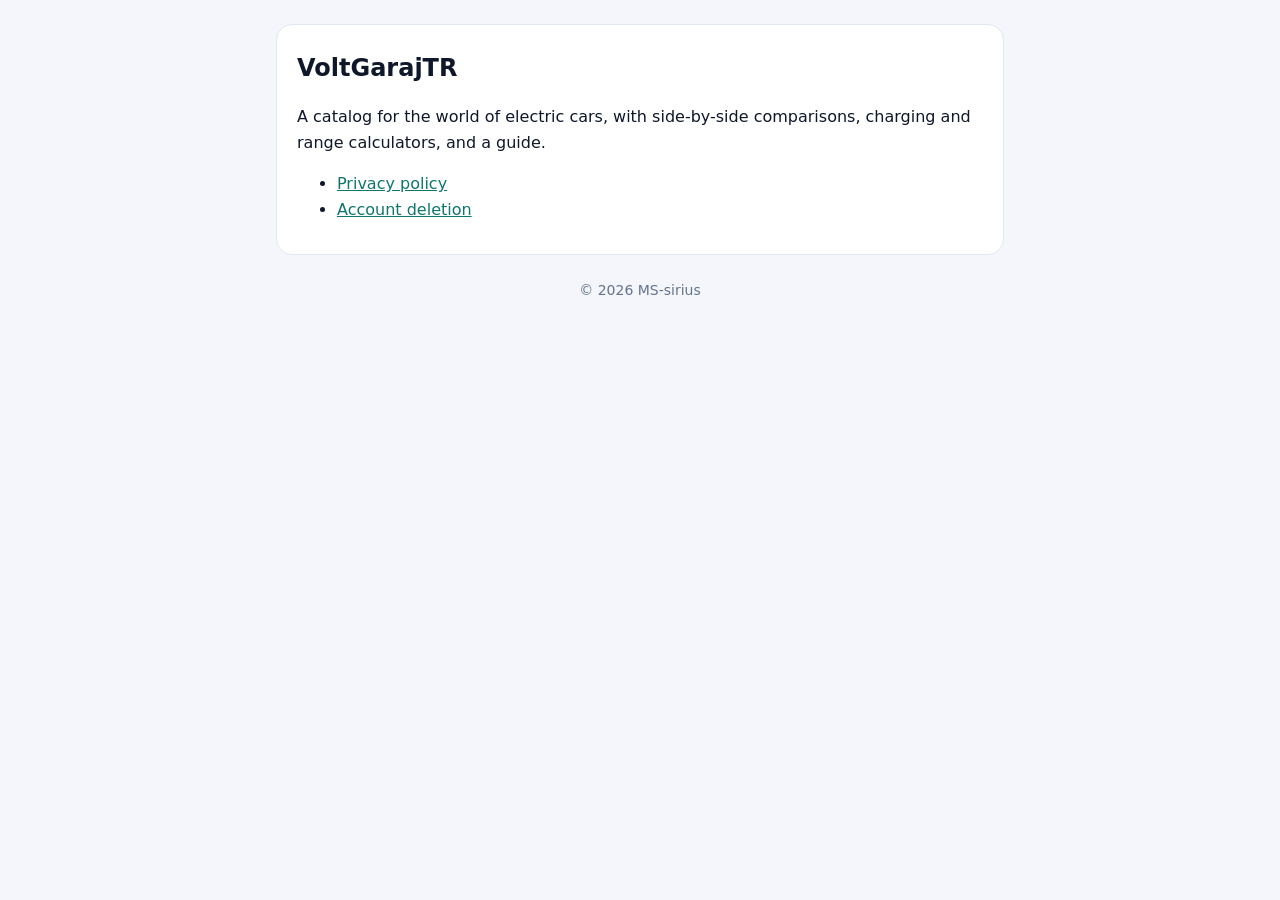
<file: index.html>
<!doctype html>
<html lang="en">
<head>
<meta charset="utf-8">
<meta name="viewport" content="width=device-width, initial-scale=1">
<title>VoltGarajTR</title>
<link rel="stylesheet" href="stil.css">
</head>
<body>
<main>
<section>
<h1>VoltGarajTR</h1>
<p>A catalog for the world of electric cars, with side-by-side comparisons, charging and range calculators, and a guide.</p>
<ul>
<li><a href="gizlilik.html#en">Privacy policy</a></li>
<li><a href="hesap-silme.html#en">Account deletion</a></li>
</ul>
</section>
<footer>© 2026 MS-sirius</footer>
</main>
</body>
</html>
</file>
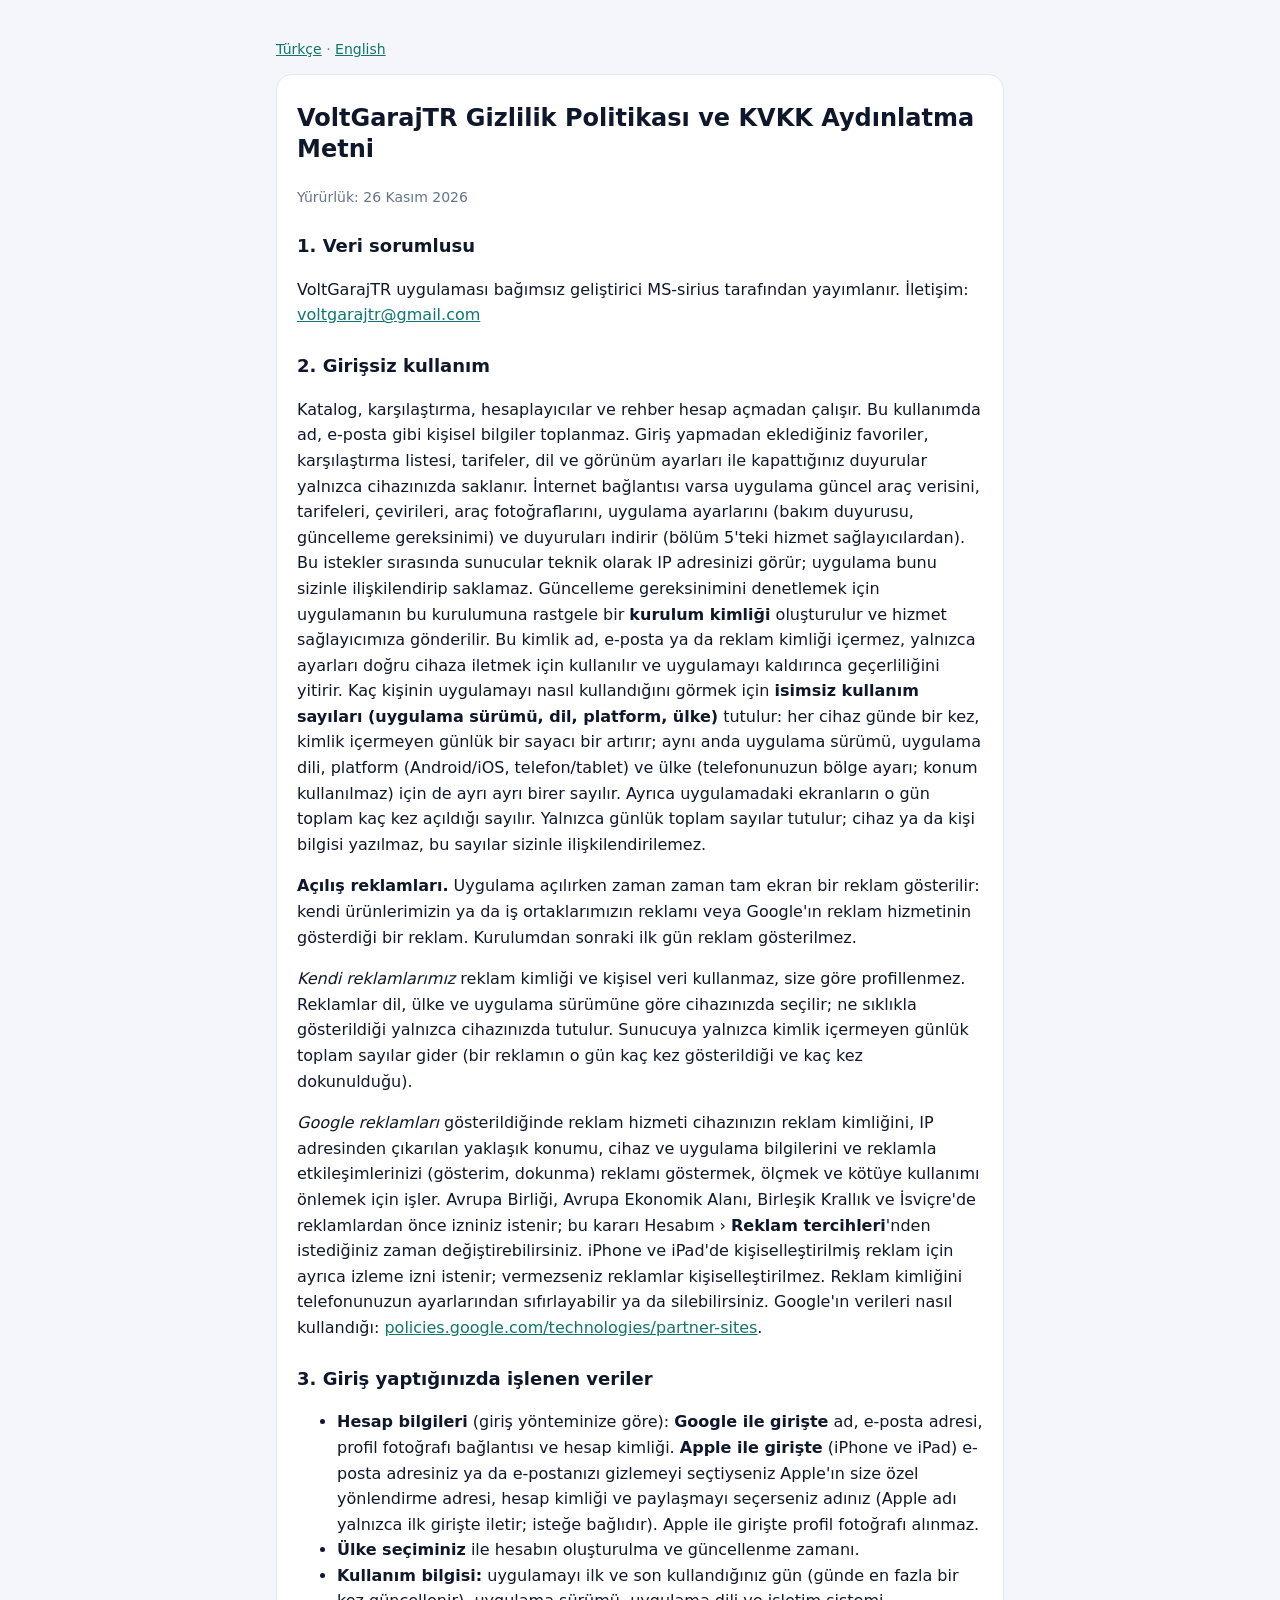
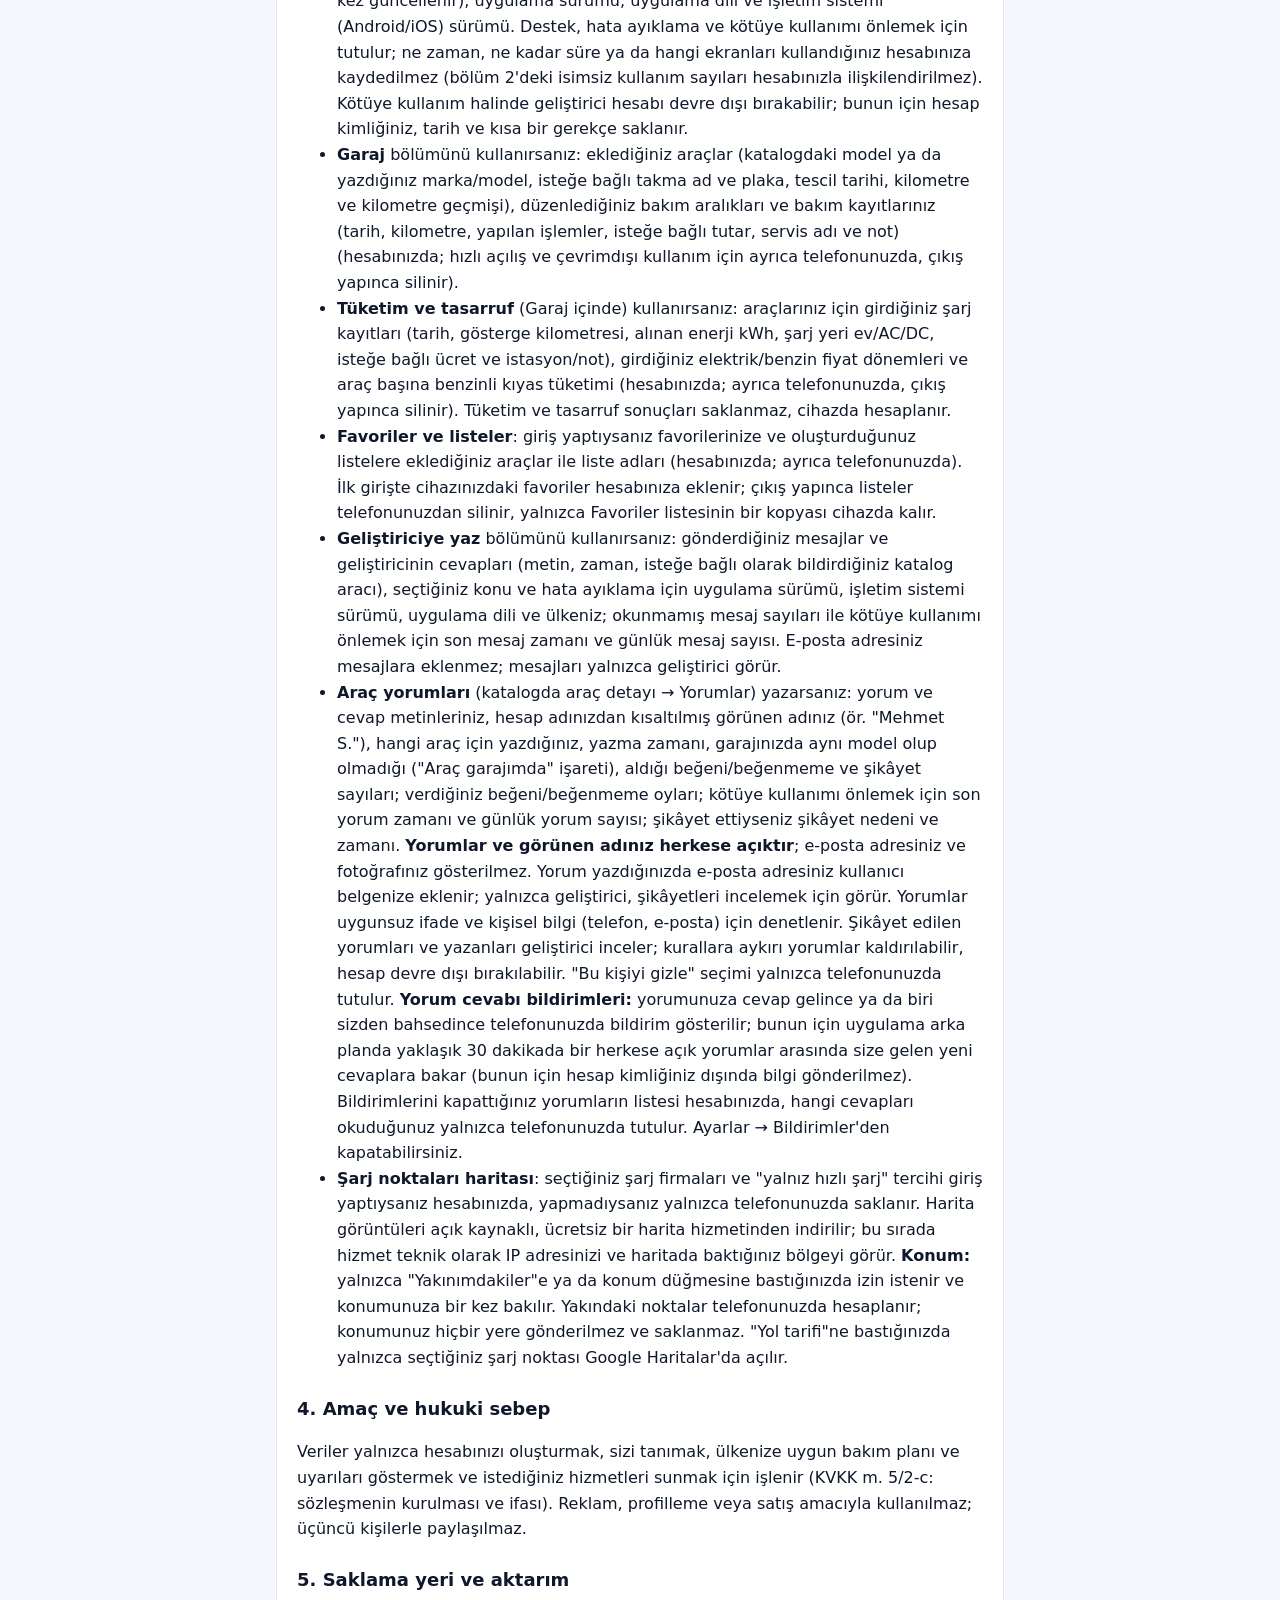
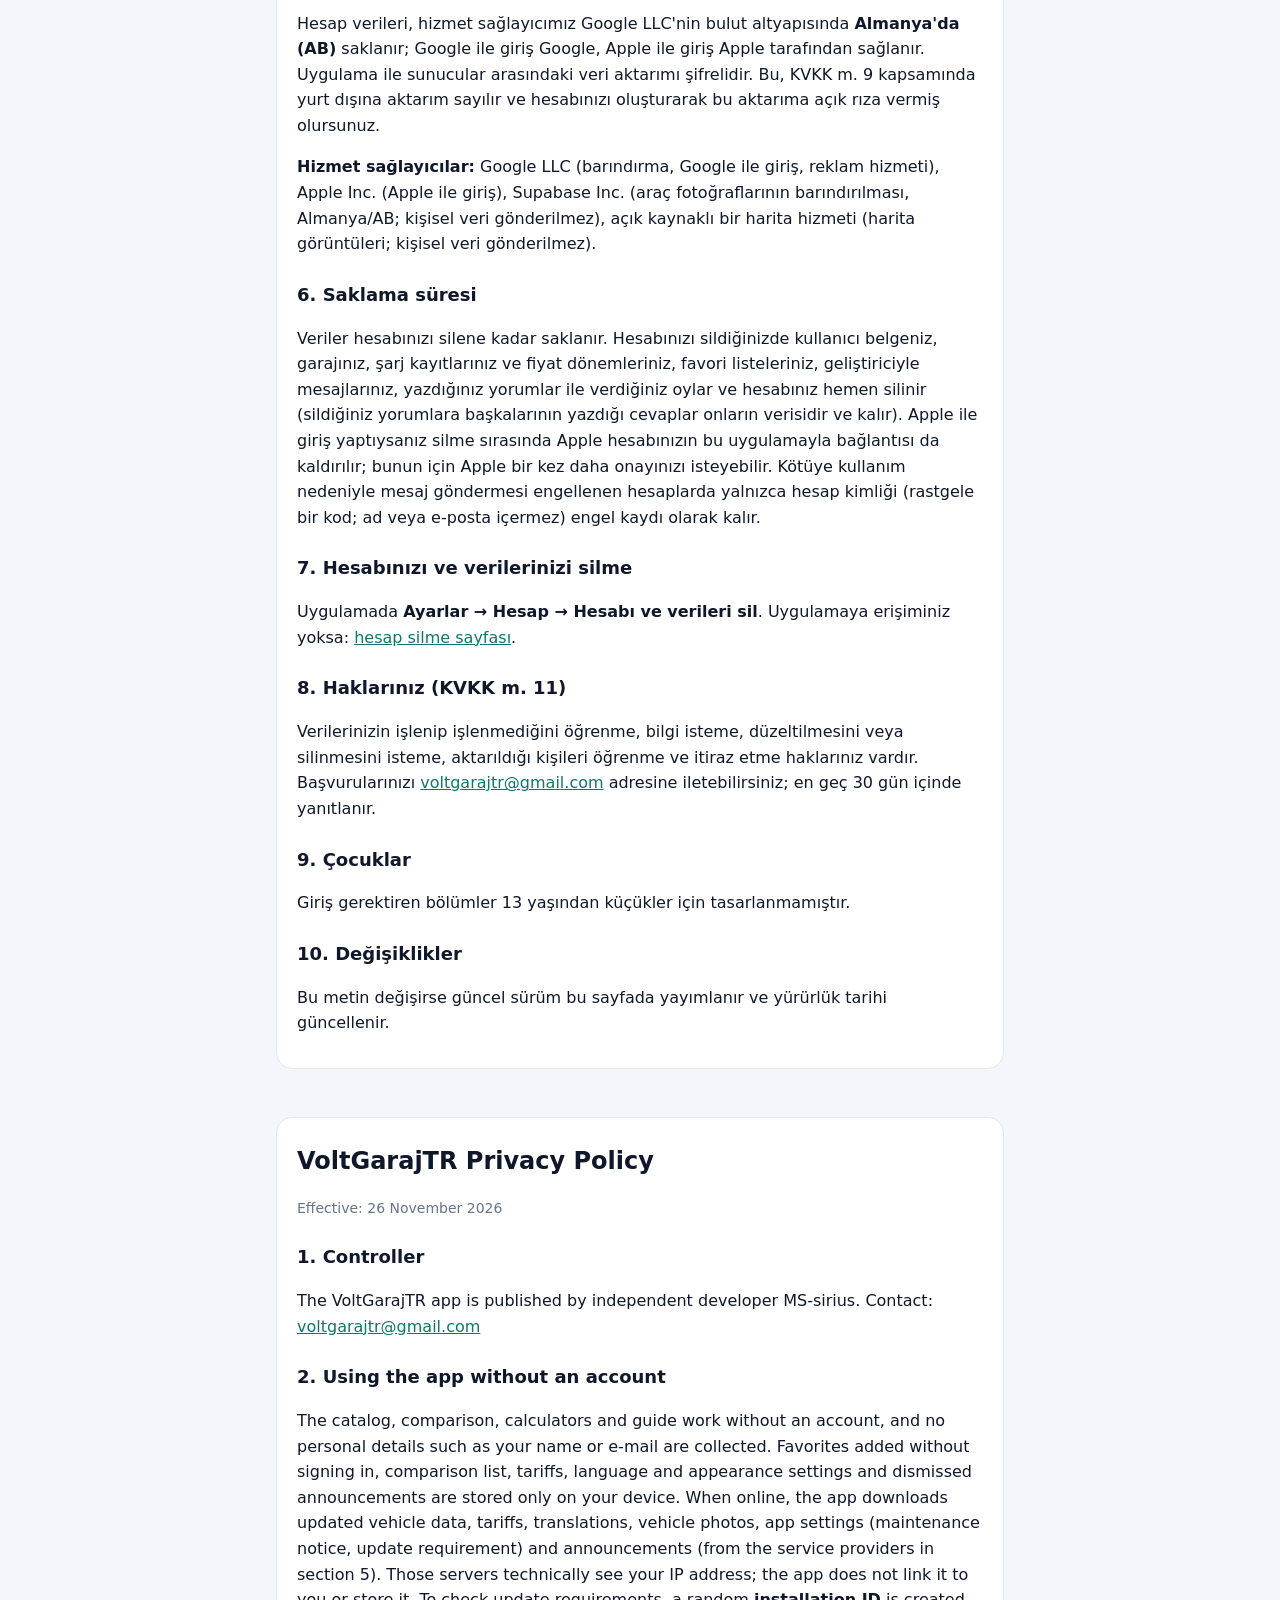
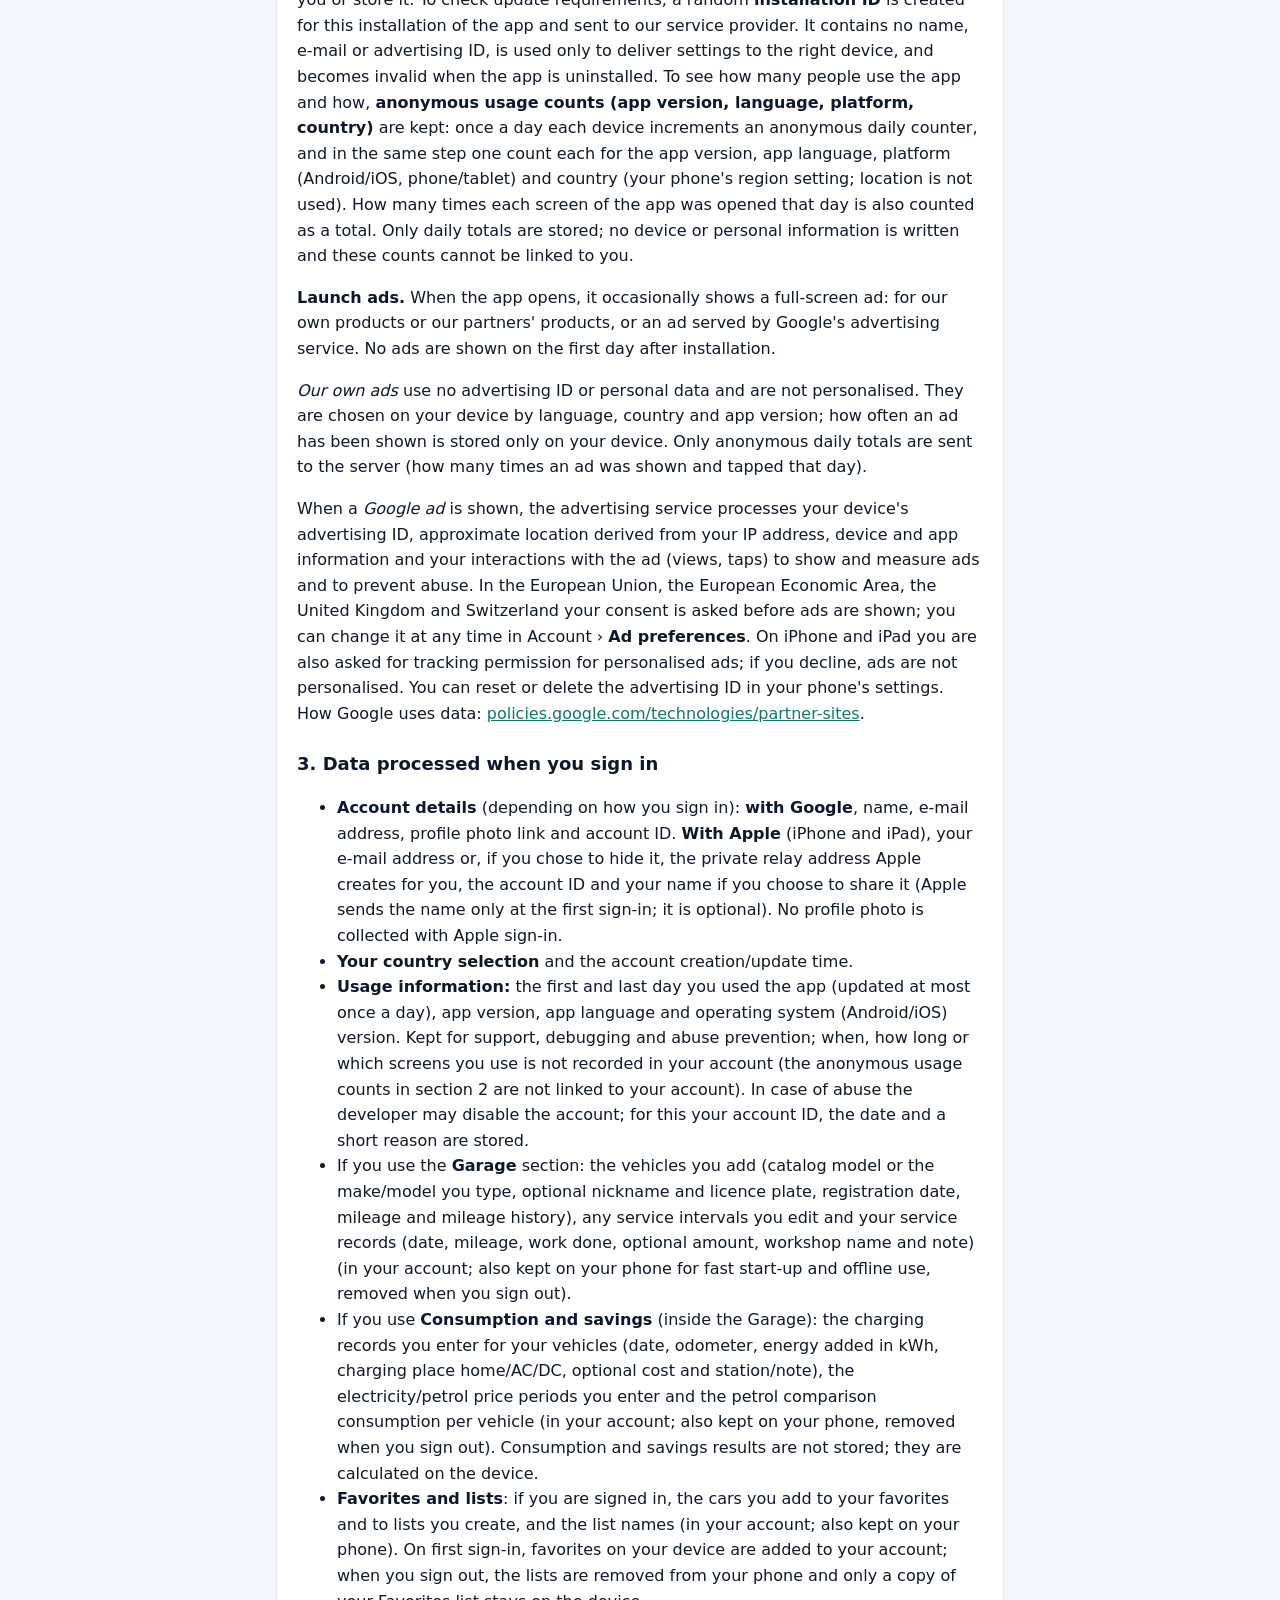
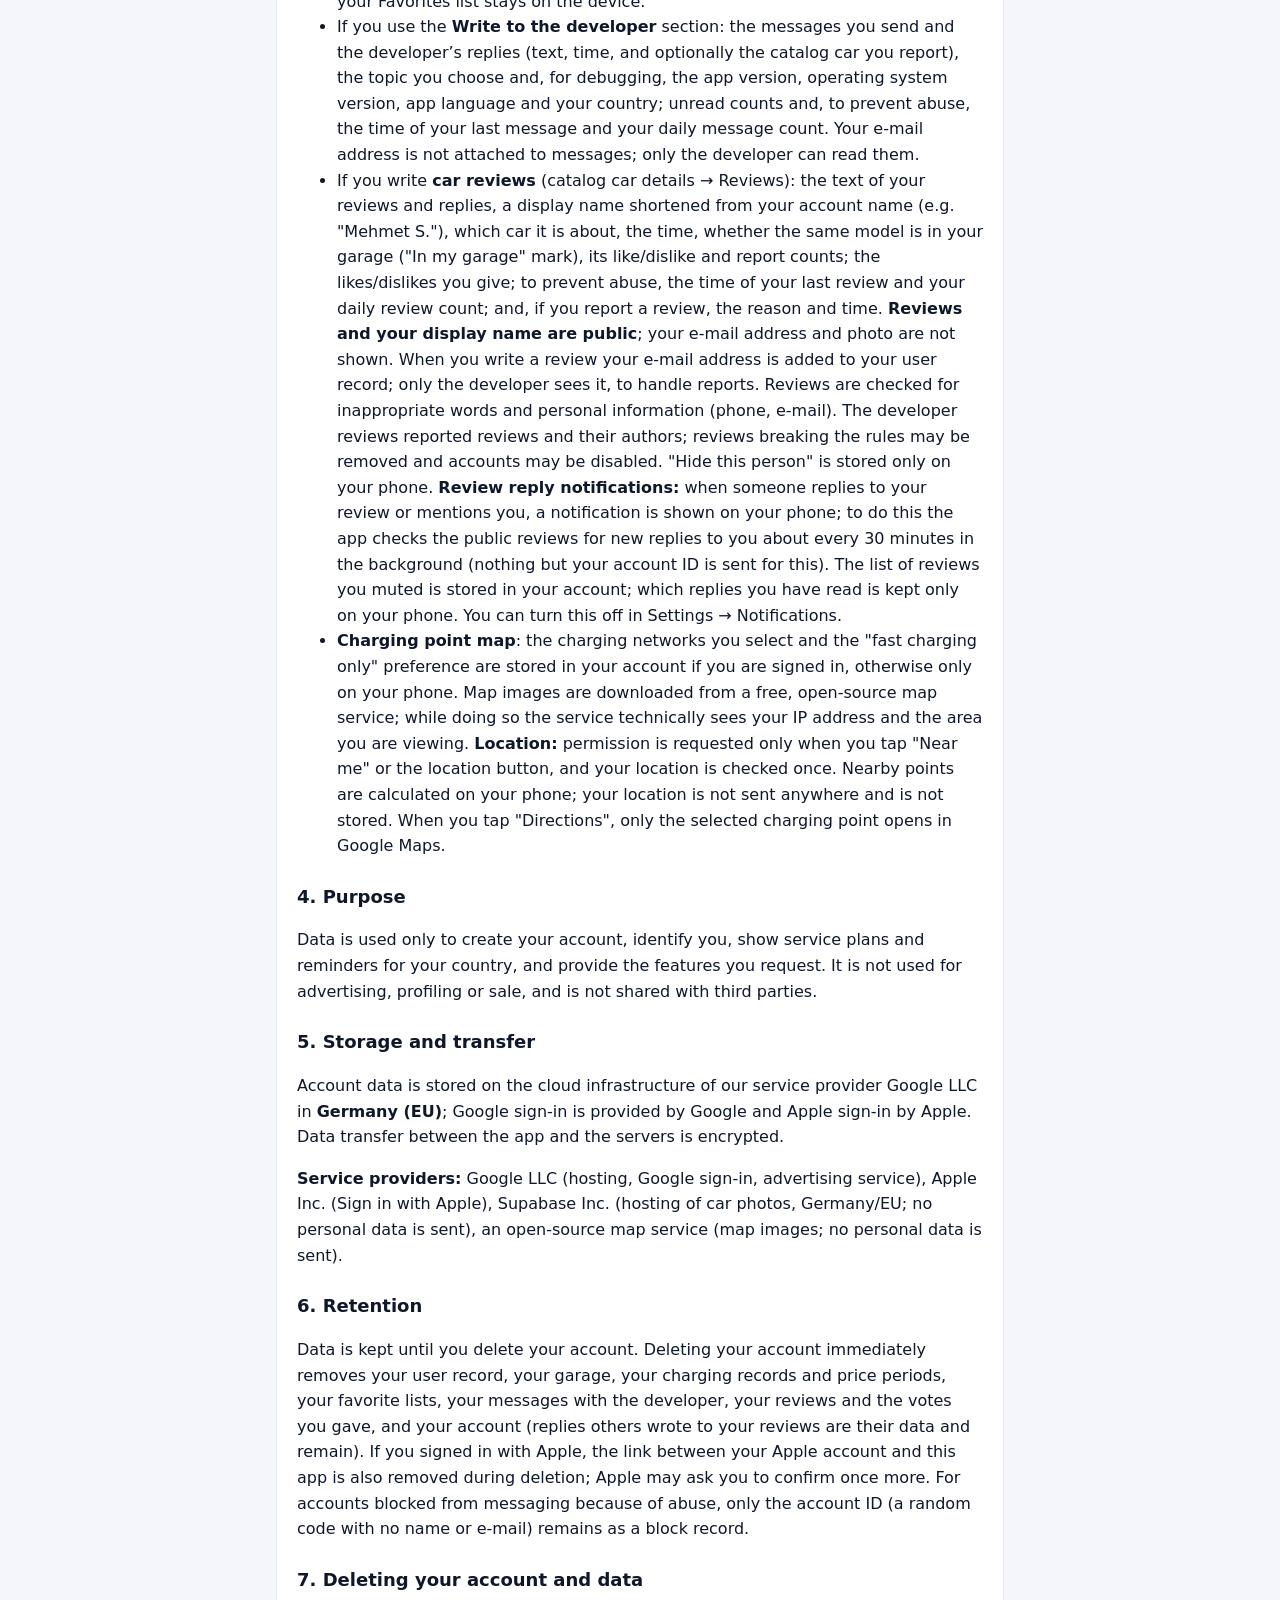
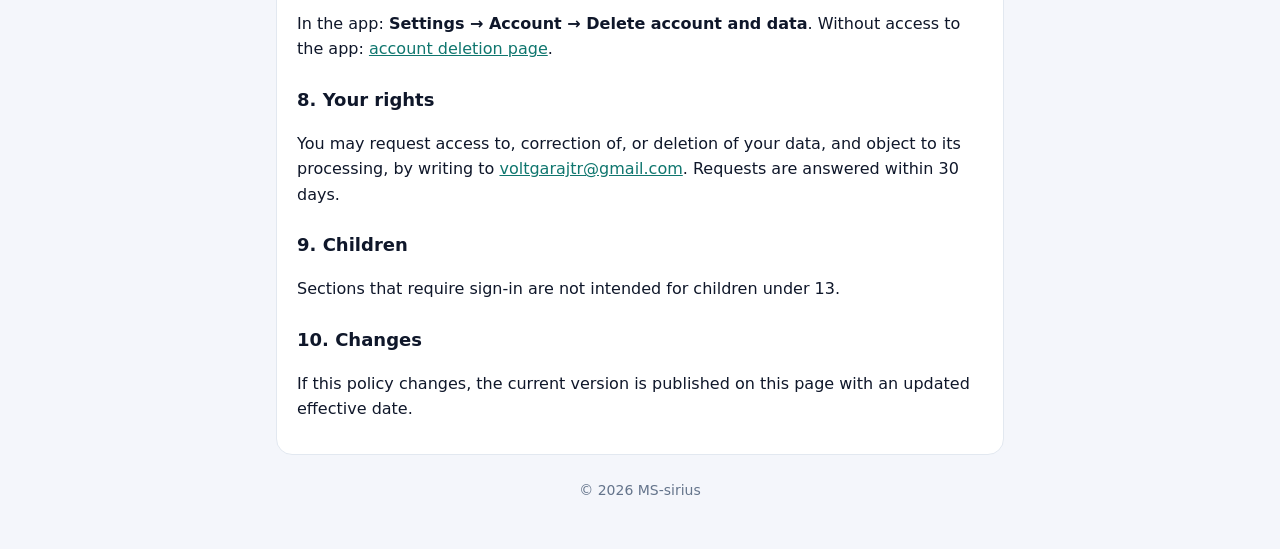
<file: gizlilik.html>
<!doctype html>
<html lang="tr">
<head>
<meta charset="utf-8">
<meta name="viewport" content="width=device-width, initial-scale=1">
<title>VoltGarajTR · Gizlilik politikası</title>
<link rel="stylesheet" href="stil.css">
</head>
<body>
<main>
<p class="dil"><a href="#tr">Türkçe</a> · <a href="#en">English</a></p>

<section id="tr">
<h1>VoltGarajTR Gizlilik Politikası ve KVKK Aydınlatma Metni</h1>
<p class="tarih">Yürürlük: 26 Kasım 2026</p>

<h2>1. Veri sorumlusu</h2>
<p>VoltGarajTR uygulaması bağımsız geliştirici MS-sirius tarafından yayımlanır. İletişim: <a href="mailto:voltgarajtr@gmail.com">voltgarajtr@gmail.com</a></p>

<h2>2. Girişsiz kullanım</h2>
<p>Katalog, karşılaştırma, hesaplayıcılar ve rehber hesap açmadan çalışır. Bu kullanımda ad, e-posta gibi kişisel bilgiler toplanmaz. Giriş yapmadan eklediğiniz favoriler, karşılaştırma listesi, tarifeler, dil ve görünüm ayarları ile kapattığınız duyurular yalnızca cihazınızda saklanır.
İnternet bağlantısı varsa uygulama güncel araç verisini, tarifeleri, çevirileri, araç fotoğraflarını, uygulama ayarlarını (bakım duyurusu, güncelleme gereksinimi) ve duyuruları indirir (bölüm 5'teki hizmet sağlayıcılardan). Bu istekler sırasında sunucular teknik olarak IP adresinizi görür; uygulama bunu sizinle ilişkilendirip saklamaz.
Güncelleme gereksinimini denetlemek için uygulamanın bu kurulumuna rastgele bir <b>kurulum kimliği</b> oluşturulur ve hizmet sağlayıcımıza gönderilir. Bu kimlik ad, e-posta ya da reklam kimliği içermez, yalnızca ayarları doğru cihaza iletmek için kullanılır ve uygulamayı kaldırınca geçerliliğini yitirir.
Kaç kişinin uygulamayı nasıl kullandığını görmek için <b>isimsiz kullanım sayıları (uygulama sürümü, dil, platform, ülke)</b> tutulur: her cihaz günde bir kez, kimlik içermeyen günlük bir sayacı bir artırır; aynı anda uygulama sürümü, uygulama dili, platform (Android/iOS, telefon/tablet) ve ülke (telefonunuzun bölge ayarı; konum kullanılmaz) için de ayrı ayrı birer sayılır. Ayrıca uygulamadaki ekranların o gün toplam kaç kez açıldığı sayılır. Yalnızca günlük toplam sayılar tutulur; cihaz ya da kişi bilgisi yazılmaz, bu sayılar sizinle ilişkilendirilemez.</p>
<p><b>Açılış reklamları.</b> Uygulama açılırken zaman zaman tam ekran bir reklam gösterilir: kendi ürünlerimizin ya da iş ortaklarımızın reklamı veya Google'ın reklam hizmetinin gösterdiği bir reklam. Kurulumdan sonraki ilk gün reklam gösterilmez.</p>
<p><i>Kendi reklamlarımız</i> reklam kimliği ve kişisel veri kullanmaz, size göre profillenmez. Reklamlar dil, ülke ve uygulama sürümüne göre cihazınızda seçilir; ne sıklıkla gösterildiği yalnızca cihazınızda tutulur. Sunucuya yalnızca kimlik içermeyen günlük toplam sayılar gider (bir reklamın o gün kaç kez gösterildiği ve kaç kez dokunulduğu).</p>
<p><i>Google reklamları</i> gösterildiğinde reklam hizmeti cihazınızın reklam kimliğini, IP adresinden çıkarılan yaklaşık konumu, cihaz ve uygulama bilgilerini ve reklamla etkileşimlerinizi (gösterim, dokunma) reklamı göstermek, ölçmek ve kötüye kullanımı önlemek için işler. Avrupa Birliği, Avrupa Ekonomik Alanı, Birleşik Krallık ve İsviçre'de reklamlardan önce izniniz istenir; bu kararı Hesabım › <b>Reklam tercihleri</b>'nden istediğiniz zaman değiştirebilirsiniz. iPhone ve iPad'de kişiselleştirilmiş reklam için ayrıca izleme izni istenir; vermezseniz reklamlar kişiselleştirilmez. Reklam kimliğini telefonunuzun ayarlarından sıfırlayabilir ya da silebilirsiniz. Google'ın verileri nasıl kullandığı: <a href="https://policies.google.com/technologies/partner-sites?hl=tr">policies.google.com/technologies/partner-sites</a>.</p>

<h2>3. Giriş yaptığınızda işlenen veriler</h2>
<ul>
<li><b>Hesap bilgileri</b> (giriş yönteminize göre): <b>Google ile girişte</b> ad, e-posta adresi, profil fotoğrafı bağlantısı ve hesap kimliği. <b>Apple ile girişte</b> (iPhone ve iPad) e-posta adresiniz ya da e-postanızı gizlemeyi seçtiyseniz Apple'ın size özel yönlendirme adresi, hesap kimliği ve paylaşmayı seçerseniz adınız (Apple adı yalnızca ilk girişte iletir; isteğe bağlıdır). Apple ile girişte profil fotoğrafı alınmaz.</li>
<li><b>Ülke seçiminiz</b> ile hesabın oluşturulma ve güncellenme zamanı.</li>
<li><b>Kullanım bilgisi:</b> uygulamayı ilk ve son kullandığınız gün (günde en fazla bir kez güncellenir), uygulama sürümü, uygulama dili ve işletim sistemi (Android/iOS) sürümü. Destek, hata ayıklama ve kötüye kullanımı önlemek için tutulur; ne zaman, ne kadar süre ya da hangi ekranları kullandığınız hesabınıza kaydedilmez (bölüm 2'deki isimsiz kullanım sayıları hesabınızla ilişkilendirilmez). Kötüye kullanım halinde geliştirici hesabı devre dışı bırakabilir; bunun için hesap kimliğiniz, tarih ve kısa bir gerekçe saklanır.</li>
<li><b>Garaj</b> bölümünü kullanırsanız: eklediğiniz araçlar (katalogdaki model ya da yazdığınız marka/model, isteğe bağlı takma ad ve plaka, tescil tarihi, kilometre ve kilometre geçmişi), düzenlediğiniz bakım aralıkları ve bakım kayıtlarınız (tarih, kilometre, yapılan işlemler, isteğe bağlı tutar, servis adı ve not) (hesabınızda; hızlı açılış ve çevrimdışı kullanım için ayrıca telefonunuzda, çıkış yapınca silinir).</li>
<li><b>Tüketim ve tasarruf</b> (Garaj içinde) kullanırsanız: araçlarınız için girdiğiniz şarj kayıtları (tarih, gösterge kilometresi, alınan enerji kWh, şarj yeri ev/AC/DC, isteğe bağlı ücret ve istasyon/not), girdiğiniz elektrik/benzin fiyat dönemleri ve araç başına benzinli kıyas tüketimi (hesabınızda; ayrıca telefonunuzda, çıkış yapınca silinir). Tüketim ve tasarruf sonuçları saklanmaz, cihazda hesaplanır.</li>
<li><b>Favoriler ve listeler</b>: giriş yaptıysanız favorilerinize ve oluşturduğunuz listelere eklediğiniz araçlar ile liste adları (hesabınızda; ayrıca telefonunuzda). İlk girişte cihazınızdaki favoriler hesabınıza eklenir; çıkış yapınca listeler telefonunuzdan silinir, yalnızca Favoriler listesinin bir kopyası cihazda kalır.</li>
<li><b>Geliştiriciye yaz</b> bölümünü kullanırsanız: gönderdiğiniz mesajlar ve geliştiricinin cevapları (metin, zaman, isteğe bağlı olarak bildirdiğiniz katalog aracı), seçtiğiniz konu ve hata ayıklama için uygulama sürümü, işletim sistemi sürümü, uygulama dili ve ülkeniz; okunmamış mesaj sayıları ile kötüye kullanımı önlemek için son mesaj zamanı ve günlük mesaj sayısı. E-posta adresiniz mesajlara eklenmez; mesajları yalnızca geliştirici görür.</li>
<li><b>Araç yorumları</b> (katalogda araç detayı → Yorumlar) yazarsanız: yorum ve cevap metinleriniz, hesap adınızdan kısaltılmış görünen adınız (ör. "Mehmet S."), hangi araç için yazdığınız, yazma zamanı, garajınızda aynı model olup olmadığı ("Araç garajımda" işareti), aldığı beğeni/beğenmeme ve şikâyet sayıları; verdiğiniz beğeni/beğenmeme oyları; kötüye kullanımı önlemek için son yorum zamanı ve günlük yorum sayısı; şikâyet ettiyseniz şikâyet nedeni ve zamanı. <b>Yorumlar ve görünen adınız herkese açıktır</b>; e-posta adresiniz ve fotoğrafınız gösterilmez. Yorum yazdığınızda e-posta adresiniz kullanıcı belgenize eklenir; yalnızca geliştirici, şikâyetleri incelemek için görür. Yorumlar uygunsuz ifade ve kişisel bilgi (telefon, e-posta) için denetlenir. Şikâyet edilen yorumları ve yazanları geliştirici inceler; kurallara aykırı yorumlar kaldırılabilir, hesap devre dışı bırakılabilir. "Bu kişiyi gizle" seçimi yalnızca telefonunuzda tutulur. <b>Yorum cevabı bildirimleri:</b> yorumunuza cevap gelince ya da biri sizden bahsedince telefonunuzda bildirim gösterilir; bunun için uygulama arka planda yaklaşık 30 dakikada bir herkese açık yorumlar arasında size gelen yeni cevaplara bakar (bunun için hesap kimliğiniz dışında bilgi gönderilmez). Bildirimlerini kapattığınız yorumların listesi hesabınızda, hangi cevapları okuduğunuz yalnızca telefonunuzda tutulur. Ayarlar → Bildirimler'den kapatabilirsiniz.</li>
<li><b>Şarj noktaları haritası</b>: seçtiğiniz şarj firmaları ve "yalnız hızlı şarj" tercihi giriş yaptıysanız hesabınızda, yapmadıysanız yalnızca telefonunuzda saklanır. Harita görüntüleri açık kaynaklı, ücretsiz bir harita hizmetinden indirilir; bu sırada hizmet teknik olarak IP adresinizi ve haritada baktığınız bölgeyi görür. <b>Konum:</b> yalnızca "Yakınımdakiler"e ya da konum düğmesine bastığınızda izin istenir ve konumunuza bir kez bakılır. Yakındaki noktalar telefonunuzda hesaplanır; konumunuz hiçbir yere gönderilmez ve saklanmaz. "Yol tarifi"ne bastığınızda yalnızca seçtiğiniz şarj noktası Google Haritalar'da açılır.</li>
</ul>

<h2>4. Amaç ve hukuki sebep</h2>
<p>Veriler yalnızca hesabınızı oluşturmak, sizi tanımak, ülkenize uygun bakım planı ve uyarıları göstermek ve istediğiniz hizmetleri sunmak için işlenir (KVKK m. 5/2-c: sözleşmenin kurulması ve ifası). Reklam, profilleme veya satış amacıyla kullanılmaz; üçüncü kişilerle paylaşılmaz.</p>

<h2>5. Saklama yeri ve aktarım</h2>
<p>Hesap verileri, hizmet sağlayıcımız Google LLC'nin bulut altyapısında <b>Almanya'da (AB)</b> saklanır; Google ile giriş Google, Apple ile giriş Apple tarafından sağlanır. Uygulama ile sunucular arasındaki veri aktarımı şifrelidir. Bu, KVKK m. 9 kapsamında yurt dışına aktarım sayılır ve hesabınızı oluşturarak bu aktarıma açık rıza vermiş olursunuz.</p>
<p><b>Hizmet sağlayıcılar:</b> Google LLC (barındırma, Google ile giriş, reklam hizmeti), Apple Inc. (Apple ile giriş), Supabase Inc. (araç fotoğraflarının barındırılması, Almanya/AB; kişisel veri gönderilmez), açık kaynaklı bir harita hizmeti (harita görüntüleri; kişisel veri gönderilmez).</p>

<h2>6. Saklama süresi</h2>
<p>Veriler hesabınızı silene kadar saklanır. Hesabınızı sildiğinizde kullanıcı belgeniz, garajınız, şarj kayıtlarınız ve fiyat dönemleriniz, favori listeleriniz, geliştiriciyle mesajlarınız, yazdığınız yorumlar ile verdiğiniz oylar ve hesabınız hemen silinir (sildiğiniz yorumlara başkalarının yazdığı cevaplar onların verisidir ve kalır). Apple ile giriş yaptıysanız silme sırasında Apple hesabınızın bu uygulamayla bağlantısı da kaldırılır; bunun için Apple bir kez daha onayınızı isteyebilir. Kötüye kullanım nedeniyle mesaj göndermesi engellenen hesaplarda yalnızca hesap kimliği (rastgele bir kod; ad veya e-posta içermez) engel kaydı olarak kalır.</p>

<h2>7. Hesabınızı ve verilerinizi silme</h2>
<p>Uygulamada <b>Ayarlar → Hesap → Hesabı ve verileri sil</b>. Uygulamaya erişiminiz yoksa: <a href="hesap-silme.html">hesap silme sayfası</a>.</p>

<h2>8. Haklarınız (KVKK m. 11)</h2>
<p>Verilerinizin işlenip işlenmediğini öğrenme, bilgi isteme, düzeltilmesini veya silinmesini isteme, aktarıldığı kişileri öğrenme ve itiraz etme haklarınız vardır. Başvurularınızı <a href="mailto:voltgarajtr@gmail.com">voltgarajtr@gmail.com</a> adresine iletebilirsiniz; en geç 30 gün içinde yanıtlanır.</p>

<h2>9. Çocuklar</h2>
<p>Giriş gerektiren bölümler 13 yaşından küçükler için tasarlanmamıştır.</p>

<h2>10. Değişiklikler</h2>
<p>Bu metin değişirse güncel sürüm bu sayfada yayımlanır ve yürürlük tarihi güncellenir.</p>
</section>

<hr>

<section id="en">
<h1>VoltGarajTR Privacy Policy</h1>
<p class="tarih">Effective: 26 November 2026</p>

<h2>1. Controller</h2>
<p>The VoltGarajTR app is published by independent developer MS-sirius. Contact: <a href="mailto:voltgarajtr@gmail.com">voltgarajtr@gmail.com</a></p>

<h2>2. Using the app without an account</h2>
<p>The catalog, comparison, calculators and guide work without an account, and no personal details such as your name or e-mail are collected. Favorites added without signing in, comparison list, tariffs, language and appearance settings and dismissed announcements are stored only on your device.
When online, the app downloads updated vehicle data, tariffs, translations, vehicle photos, app settings (maintenance notice, update requirement) and announcements (from the service providers in section 5). Those servers technically see your IP address; the app does not link it to you or store it.
To check update requirements, a random <b>installation ID</b> is created for this installation of the app and sent to our service provider. It contains no name, e-mail or advertising ID, is used only to deliver settings to the right device, and becomes invalid when the app is uninstalled.
To see how many people use the app and how, <b>anonymous usage counts (app version, language, platform, country)</b> are kept: once a day each device increments an anonymous daily counter, and in the same step one count each for the app version, app language, platform (Android/iOS, phone/tablet) and country (your phone's region setting; location is not used). How many times each screen of the app was opened that day is also counted as a total. Only daily totals are stored; no device or personal information is written and these counts cannot be linked to you.</p>
<p><b>Launch ads.</b> When the app opens, it occasionally shows a full-screen ad: for our own products or our partners' products, or an ad served by Google's advertising service. No ads are shown on the first day after installation.</p>
<p><i>Our own ads</i> use no advertising ID or personal data and are not personalised. They are chosen on your device by language, country and app version; how often an ad has been shown is stored only on your device. Only anonymous daily totals are sent to the server (how many times an ad was shown and tapped that day).</p>
<p>When a <i>Google ad</i> is shown, the advertising service processes your device's advertising ID, approximate location derived from your IP address, device and app information and your interactions with the ad (views, taps) to show and measure ads and to prevent abuse. In the European Union, the European Economic Area, the United Kingdom and Switzerland your consent is asked before ads are shown; you can change it at any time in Account › <b>Ad preferences</b>. On iPhone and iPad you are also asked for tracking permission for personalised ads; if you decline, ads are not personalised. You can reset or delete the advertising ID in your phone's settings. How Google uses data: <a href="https://policies.google.com/technologies/partner-sites">policies.google.com/technologies/partner-sites</a>.</p>

<h2>3. Data processed when you sign in</h2>
<ul>
<li><b>Account details</b> (depending on how you sign in): <b>with Google</b>, name, e-mail address, profile photo link and account ID. <b>With Apple</b> (iPhone and iPad), your e-mail address or, if you chose to hide it, the private relay address Apple creates for you, the account ID and your name if you choose to share it (Apple sends the name only at the first sign-in; it is optional). No profile photo is collected with Apple sign-in.</li>
<li><b>Your country selection</b> and the account creation/update time.</li>
<li><b>Usage information:</b> the first and last day you used the app (updated at most once a day), app version, app language and operating system (Android/iOS) version. Kept for support, debugging and abuse prevention; when, how long or which screens you use is not recorded in your account (the anonymous usage counts in section 2 are not linked to your account). In case of abuse the developer may disable the account; for this your account ID, the date and a short reason are stored.</li>
<li>If you use the <b>Garage</b> section: the vehicles you add (catalog model or the make/model you type, optional nickname and licence plate, registration date, mileage and mileage history), any service intervals you edit and your service records (date, mileage, work done, optional amount, workshop name and note) (in your account; also kept on your phone for fast start-up and offline use, removed when you sign out).</li>
<li>If you use <b>Consumption and savings</b> (inside the Garage): the charging records you enter for your vehicles (date, odometer, energy added in kWh, charging place home/AC/DC, optional cost and station/note), the electricity/petrol price periods you enter and the petrol comparison consumption per vehicle (in your account; also kept on your phone, removed when you sign out). Consumption and savings results are not stored; they are calculated on the device.</li>
<li><b>Favorites and lists</b>: if you are signed in, the cars you add to your favorites and to lists you create, and the list names (in your account; also kept on your phone). On first sign-in, favorites on your device are added to your account; when you sign out, the lists are removed from your phone and only a copy of your Favorites list stays on the device.</li>
<li>If you use the <b>Write to the developer</b> section: the messages you send and the developer’s replies (text, time, and optionally the catalog car you report), the topic you choose and, for debugging, the app version, operating system version, app language and your country; unread counts and, to prevent abuse, the time of your last message and your daily message count. Your e-mail address is not attached to messages; only the developer can read them.</li>
<li>If you write <b>car reviews</b> (catalog car details → Reviews): the text of your reviews and replies, a display name shortened from your account name (e.g. "Mehmet S."), which car it is about, the time, whether the same model is in your garage ("In my garage" mark), its like/dislike and report counts; the likes/dislikes you give; to prevent abuse, the time of your last review and your daily review count; and, if you report a review, the reason and time. <b>Reviews and your display name are public</b>; your e-mail address and photo are not shown. When you write a review your e-mail address is added to your user record; only the developer sees it, to handle reports. Reviews are checked for inappropriate words and personal information (phone, e-mail). The developer reviews reported reviews and their authors; reviews breaking the rules may be removed and accounts may be disabled. "Hide this person" is stored only on your phone. <b>Review reply notifications:</b> when someone replies to your review or mentions you, a notification is shown on your phone; to do this the app checks the public reviews for new replies to you about every 30 minutes in the background (nothing but your account ID is sent for this). The list of reviews you muted is stored in your account; which replies you have read is kept only on your phone. You can turn this off in Settings → Notifications.</li>
<li><b>Charging point map</b>: the charging networks you select and the "fast charging only" preference are stored in your account if you are signed in, otherwise only on your phone. Map images are downloaded from a free, open-source map service; while doing so the service technically sees your IP address and the area you are viewing. <b>Location:</b> permission is requested only when you tap "Near me" or the location button, and your location is checked once. Nearby points are calculated on your phone; your location is not sent anywhere and is not stored. When you tap "Directions", only the selected charging point opens in Google Maps.</li>
</ul>

<h2>4. Purpose</h2>
<p>Data is used only to create your account, identify you, show service plans and reminders for your country, and provide the features you request. It is not used for advertising, profiling or sale, and is not shared with third parties.</p>

<h2>5. Storage and transfer</h2>
<p>Account data is stored on the cloud infrastructure of our service provider Google LLC in <b>Germany (EU)</b>; Google sign-in is provided by Google and Apple sign-in by Apple. Data transfer between the app and the servers is encrypted.</p>
<p><b>Service providers:</b> Google LLC (hosting, Google sign-in, advertising service), Apple Inc. (Sign in with Apple), Supabase Inc. (hosting of car photos, Germany/EU; no personal data is sent), an open-source map service (map images; no personal data is sent).</p>

<h2>6. Retention</h2>
<p>Data is kept until you delete your account. Deleting your account immediately removes your user record, your garage, your charging records and price periods, your favorite lists, your messages with the developer, your reviews and the votes you gave, and your account (replies others wrote to your reviews are their data and remain). If you signed in with Apple, the link between your Apple account and this app is also removed during deletion; Apple may ask you to confirm once more. For accounts blocked from messaging because of abuse, only the account ID (a random code with no name or e-mail) remains as a block record.</p>

<h2>7. Deleting your account and data</h2>
<p>In the app: <b>Settings → Account → Delete account and data</b>. Without access to the app: <a href="hesap-silme.html#en">account deletion page</a>.</p>

<h2>8. Your rights</h2>
<p>You may request access to, correction of, or deletion of your data, and object to its processing, by writing to <a href="mailto:voltgarajtr@gmail.com">voltgarajtr@gmail.com</a>. Requests are answered within 30 days.</p>

<h2>9. Children</h2>
<p>Sections that require sign-in are not intended for children under 13.</p>

<h2>10. Changes</h2>
<p>If this policy changes, the current version is published on this page with an updated effective date.</p>
</section>

<footer>© 2026 MS-sirius</footer>
</main>
</body>
</html>
</file>
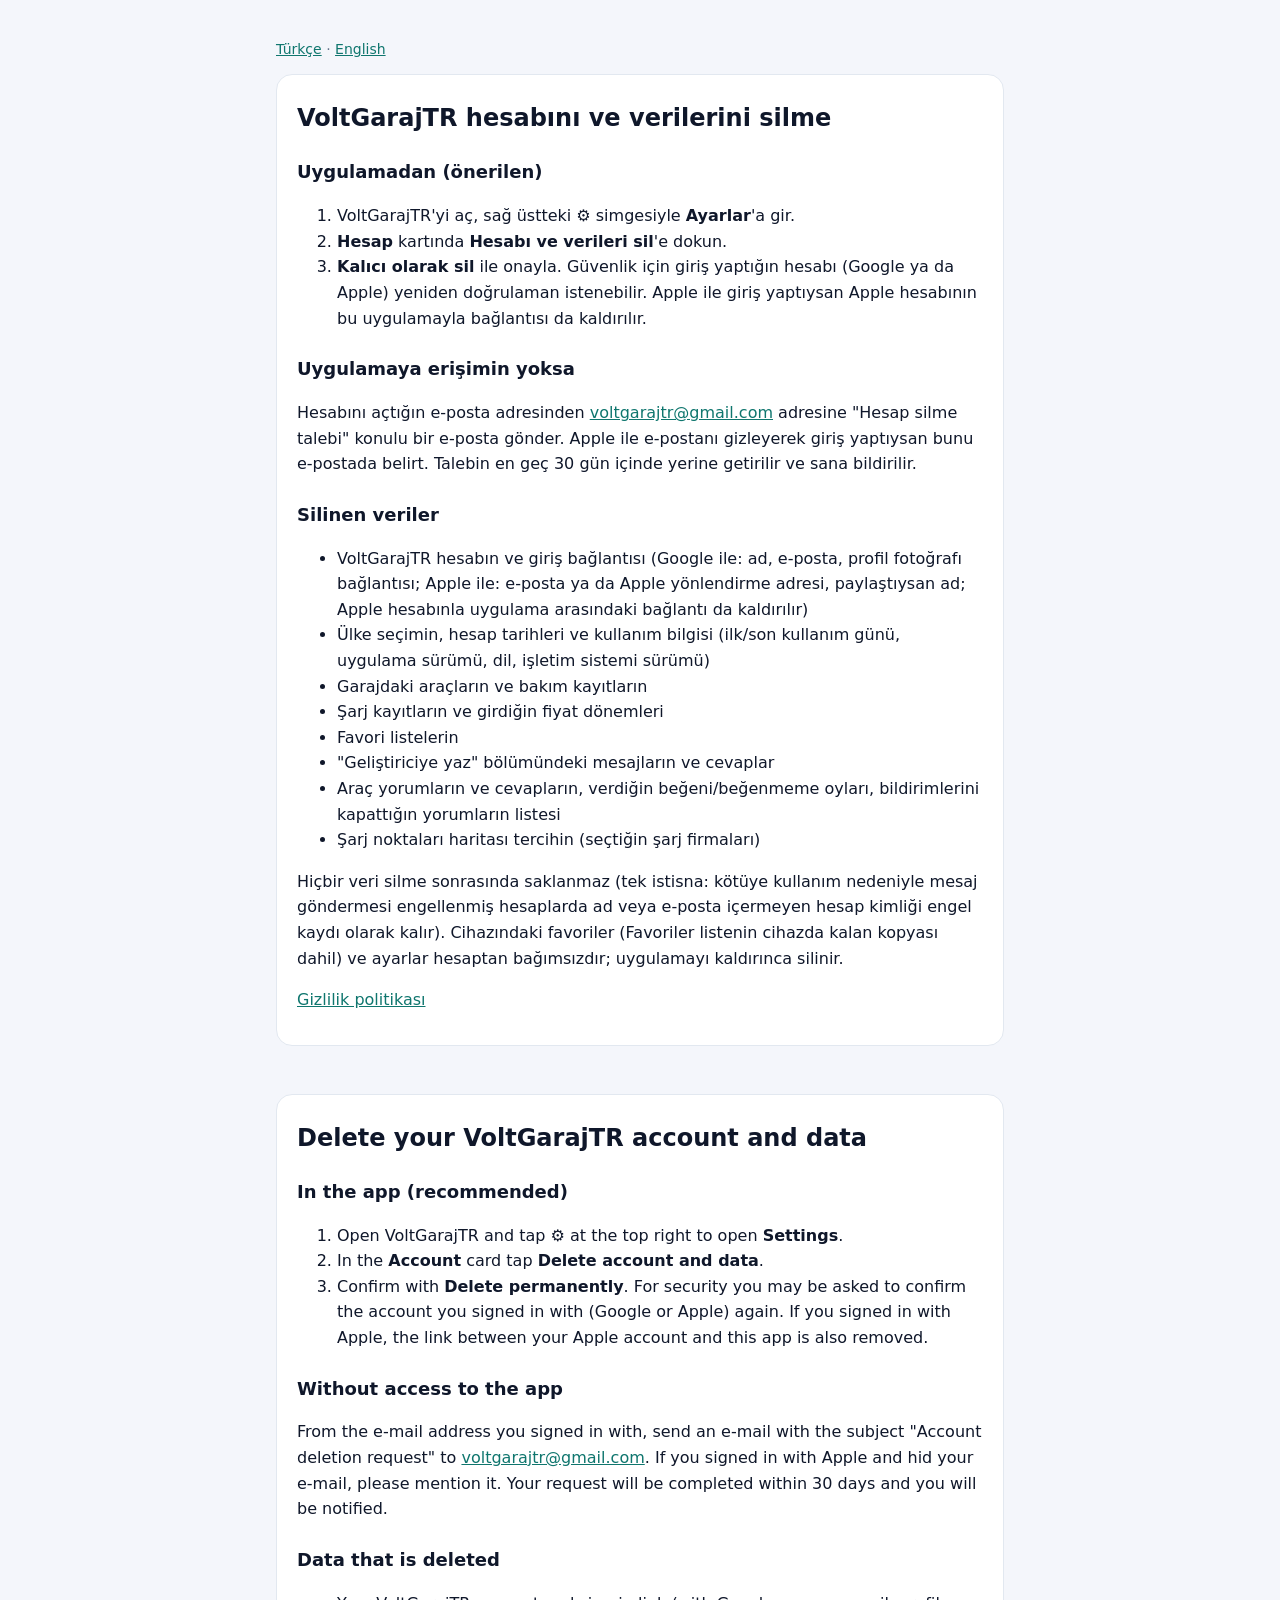
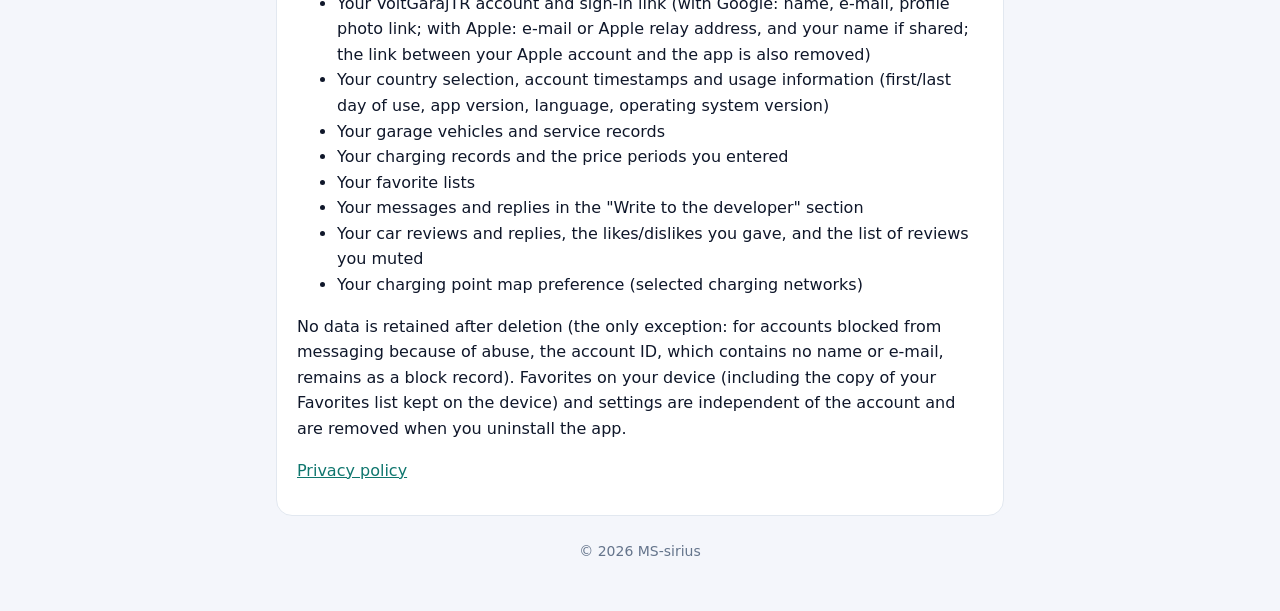
<file: hesap-silme.html>
<!doctype html>
<html lang="tr">
<head>
<meta charset="utf-8">
<meta name="viewport" content="width=device-width, initial-scale=1">
<title>VoltGarajTR · Hesap silme</title>
<link rel="stylesheet" href="stil.css">
</head>
<body>
<main>
<p class="dil"><a href="#tr">Türkçe</a> · <a href="#en">English</a></p>

<section id="tr">
<h1>VoltGarajTR hesabını ve verilerini silme</h1>

<h2>Uygulamadan (önerilen)</h2>
<ol>
<li>VoltGarajTR'yi aç, sağ üstteki ⚙ simgesiyle <b>Ayarlar</b>'a gir.</li>
<li><b>Hesap</b> kartında <b>Hesabı ve verileri sil</b>'e dokun.</li>
<li><b>Kalıcı olarak sil</b> ile onayla. Güvenlik için giriş yaptığın hesabı (Google ya da Apple) yeniden doğrulaman istenebilir. Apple ile giriş yaptıysan Apple hesabının bu uygulamayla bağlantısı da kaldırılır.</li>
</ol>

<h2>Uygulamaya erişimin yoksa</h2>
<p>Hesabını açtığın e-posta adresinden <a href="mailto:voltgarajtr@gmail.com?subject=Hesap%20silme%20talebi">voltgarajtr@gmail.com</a> adresine "Hesap silme talebi" konulu bir e-posta gönder. Apple ile e-postanı gizleyerek giriş yaptıysan bunu e-postada belirt. Talebin en geç 30 gün içinde yerine getirilir ve sana bildirilir.</p>

<h2>Silinen veriler</h2>
<ul>
<li>VoltGarajTR hesabın ve giriş bağlantısı (Google ile: ad, e-posta, profil fotoğrafı bağlantısı; Apple ile: e-posta ya da Apple yönlendirme adresi, paylaştıysan ad; Apple hesabınla uygulama arasındaki bağlantı da kaldırılır)</li>
<li>Ülke seçimin, hesap tarihleri ve kullanım bilgisi (ilk/son kullanım günü, uygulama sürümü, dil, işletim sistemi sürümü)</li>
<li>Garajdaki araçların ve bakım kayıtların</li>
<li>Şarj kayıtların ve girdiğin fiyat dönemleri</li>
<li>Favori listelerin</li>
<li>"Geliştiriciye yaz" bölümündeki mesajların ve cevaplar</li>
<li>Araç yorumların ve cevapların, verdiğin beğeni/beğenmeme oyları, bildirimlerini kapattığın yorumların listesi</li>
<li>Şarj noktaları haritası tercihin (seçtiğin şarj firmaları)</li>
</ul>
<p>Hiçbir veri silme sonrasında saklanmaz (tek istisna: kötüye kullanım nedeniyle mesaj göndermesi engellenmiş hesaplarda ad veya e-posta içermeyen hesap kimliği engel kaydı olarak kalır). Cihazındaki favoriler (Favoriler listenin cihazda kalan kopyası dahil) ve ayarlar hesaptan bağımsızdır; uygulamayı kaldırınca silinir.</p>
<p><a href="gizlilik.html">Gizlilik politikası</a></p>
</section>

<hr>

<section id="en">
<h1>Delete your VoltGarajTR account and data</h1>

<h2>In the app (recommended)</h2>
<ol>
<li>Open VoltGarajTR and tap ⚙ at the top right to open <b>Settings</b>.</li>
<li>In the <b>Account</b> card tap <b>Delete account and data</b>.</li>
<li>Confirm with <b>Delete permanently</b>. For security you may be asked to confirm the account you signed in with (Google or Apple) again. If you signed in with Apple, the link between your Apple account and this app is also removed.</li>
</ol>

<h2>Without access to the app</h2>
<p>From the e-mail address you signed in with, send an e-mail with the subject "Account deletion request" to <a href="mailto:voltgarajtr@gmail.com?subject=Account%20deletion%20request">voltgarajtr@gmail.com</a>. If you signed in with Apple and hid your e-mail, please mention it. Your request will be completed within 30 days and you will be notified.</p>

<h2>Data that is deleted</h2>
<ul>
<li>Your VoltGarajTR account and sign-in link (with Google: name, e-mail, profile photo link; with Apple: e-mail or Apple relay address, and your name if shared; the link between your Apple account and the app is also removed)</li>
<li>Your country selection, account timestamps and usage information (first/last day of use, app version, language, operating system version)</li>
<li>Your garage vehicles and service records</li>
<li>Your charging records and the price periods you entered</li>
<li>Your favorite lists</li>
<li>Your messages and replies in the "Write to the developer" section</li>
<li>Your car reviews and replies, the likes/dislikes you gave, and the list of reviews you muted</li>
<li>Your charging point map preference (selected charging networks)</li>
</ul>
<p>No data is retained after deletion (the only exception: for accounts blocked from messaging because of abuse, the account ID, which contains no name or e-mail, remains as a block record). Favorites on your device (including the copy of your Favorites list kept on the device) and settings are independent of the account and are removed when you uninstall the app.</p>
<p><a href="gizlilik.html#en">Privacy policy</a></p>
</section>

<footer>© 2026 MS-sirius</footer>
</main>
</body>
</html>
</file>
<file: stil.css>
:root { --bg: #F4F6FB; --surface: #fff; --text: #0F172A; --muted: #64748B; --link: #0F766E; --border: #E2E8F0; }
@media (prefers-color-scheme: dark) {
  :root { --bg: #0B1220; --surface: #111A2C; --text: #E2E8F0; --muted: #94A3B8; --link: #5EEAD4; --border: #1E293B; }
}
* { box-sizing: border-box; }
body { margin: 0; background: var(--bg); color: var(--text);
  font: 16px/1.6 system-ui, -apple-system, "Segoe UI", Roboto, sans-serif; }
main { max-width: 760px; margin: 0 auto; padding: 24px 16px 48px; }
section { background: var(--surface); border: 1px solid var(--border); border-radius: 16px; padding: 8px 20px 16px; }
h1 { font-size: 24px; line-height: 1.3; }
h2 { font-size: 18px; margin-top: 24px; }
a { color: var(--link); }
.tarih, footer, .dil { color: var(--muted); font-size: 14px; }
hr { border: 0; margin: 24px 0; }
footer { text-align: center; margin-top: 24px; }
</file>
